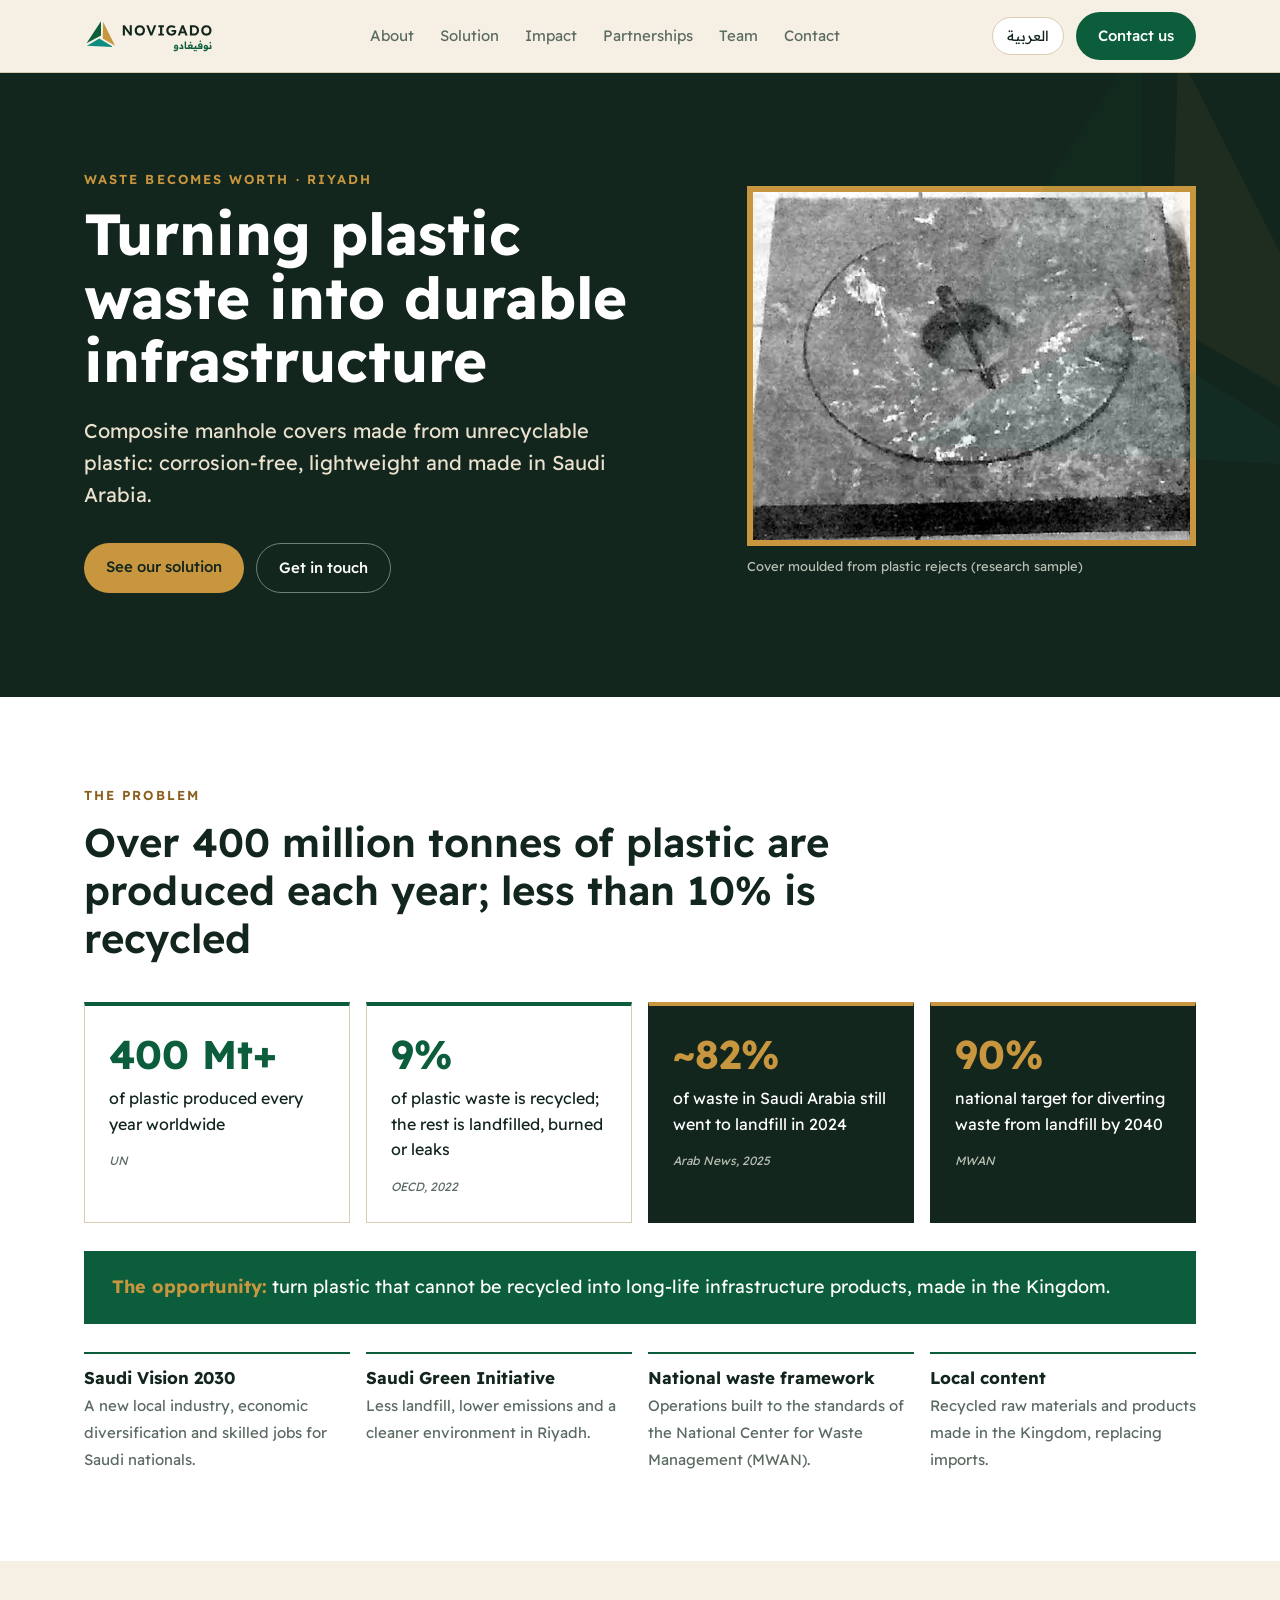
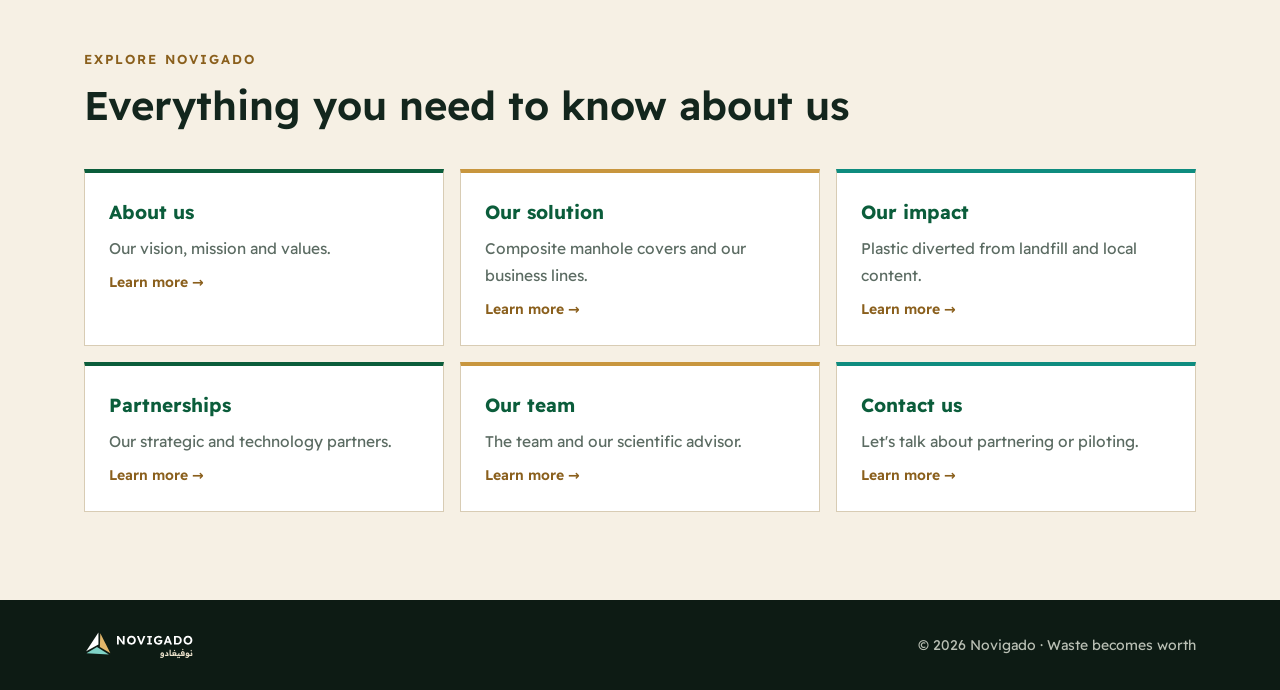
<file: index.html>
<!doctype html>
<html lang="en" dir="ltr">
<head>
<meta charset="utf-8">
<meta name="viewport" content="width=device-width, initial-scale=1">
<title>Novigado · Turning plastic waste into durable infrastructure</title>
<meta name="description" content="Novigado makes composite manhole covers from unrecyclable plastic in Riyadh: corrosion-free, lightweight and made in Saudi Arabia.">
<meta property="og:title" content="Novigado · Turning plastic waste into durable infrastructure">
<meta property="og:description" content="Composite manhole covers made from unrecyclable plastic, produced in Riyadh.">
<meta property="og:image" content="/cover.jpg">
<link rel="icon" href="/favicon.svg" type="image/svg+xml">
<link rel="preconnect" href="https://fonts.googleapis.com">
<link rel="preconnect" href="https://fonts.gstatic.com" crossorigin>
<link href="https://fonts.googleapis.com/css2?family=Readex+Pro:wght@300;400;500;600;700&display=swap" rel="stylesheet">
<link rel="stylesheet" href="/style.css">
</head>
<body>
<header>
  <div class="wrap nav">
    <a href="/" aria-label="Novigado home"><img src="/logo.svg" alt="Novigado نوفيغادو"></a>
    <nav>
      <a href="/about.html" data-i="nav0">About</a>
      <a href="/solution.html" data-i="nav2">Solution</a>
      <a href="/impact.html" data-i="nav3">Impact</a>
      <a href="/partnerships.html" data-i="nav6">Partnerships</a>
      <a href="/team.html" data-i="nav4">Team</a>
      <a href="/contact.html" data-i="nav5">Contact</a>
    </nav>
    <div class="right">
      <button class="navtoggle" id="navtoggle" data-i="menu">Menu</button>
      <button class="lang" id="lang" aria-label="Switch language">العربية</button>
      <a class="btn" href="/contact.html" data-i="cta">Contact us</a>
    </div>
  </div>
</header>
<main>
<section class="hero">
  <img class="mark" src="/favicon.svg" alt="">
  <div class="wrap grid">
    <div>
      <div class="kicker" data-i="h_k">Waste becomes worth · Riyadh</div>
      <h1 data-i="h_t">Turning plastic waste into durable infrastructure</h1>
      <p data-i="h_p">Composite manhole covers made from unrecyclable plastic: corrosion-free, lightweight and made in Saudi Arabia.</p>
      <div class="ctas"><a class="btn gold" href="/solution.html" data-i="h_b1">See our solution</a><a class="btn ghost" href="/contact.html" data-i="h_b2">Get in touch</a></div>
    </div>
    <figure><img src="/cover.jpg" alt="Manhole cover moulded from plastic rejects"><figcaption data-i="h_cap">Cover moulded from plastic rejects (research sample)</figcaption></figure>
  </div>
</section>
<section class="alt" id="problem">
  <div class="wrap">
    <div class="kicker" data-i="p_k">The problem</div>
    <h2 data-i="p_t">Over 400 million tonnes of plastic are produced each year; less than 10% is recycled</h2>
    <div class="stats">
      <div class="stat"><b dir="ltr">400 Mt+</b><span data-i="p1">of plastic produced every year worldwide</span><small>UN</small></div>
      <div class="stat"><b dir="ltr">9%</b><span data-i="p2">of plastic waste is recycled; the rest is landfilled, burned or leaks</span><small>OECD, 2022</small></div>
      <div class="stat dark"><b dir="ltr">~82%</b><span data-i="p3">of waste in Saudi Arabia still went to landfill in 2024</span><small>Arab News, 2025</small></div>
      <div class="stat dark"><b dir="ltr">90%</b><span data-i="p4">national target for diverting waste from landfill by 2040</span><small>MWAN</small></div>
    </div>
    <div class="band" data-i="p_band"><b>The opportunity:</b> turn plastic that cannot be recycled into long-life infrastructure products, made in the Kingdom.</div>
    <div class="agenda">
      <div><b data-i="ag1t">Saudi Vision 2030</b><span data-i="ag1">A new local industry, economic diversification and skilled jobs for Saudi nationals.</span></div>
      <div><b data-i="ag2t">Saudi Green Initiative</b><span data-i="ag2">Less landfill, lower emissions and a cleaner environment in Riyadh.</span></div>
      <div><b data-i="ag3t">National waste framework</b><span data-i="ag3">Operations built to the standards of the National Center for Waste Management (MWAN).</span></div>
      <div><b data-i="ag4t">Local content</b><span data-i="ag4">Recycled raw materials and products made in the Kingdom, replacing imports.</span></div>
    </div>
  </div>
</section>
<section>
  <div class="wrap">
    <div class="kicker" data-i="ex_k">Explore Novigado</div>
    <h2 data-i="ex_t">Everything you need to know about us</h2>
    <div class="explore">
      <a href="/about.html"><b data-i="ex1t">About us</b><span data-i="ex1">Our vision, mission and values.</span><br><i data-i="more">Learn more →</i></a>
      <a href="/solution.html"><b data-i="ex2t">Our solution</b><span data-i="ex2">Composite manhole covers and our business lines.</span><br><i data-i="more">Learn more →</i></a>
      <a href="/impact.html"><b data-i="ex3t">Our impact</b><span data-i="ex3">Plastic diverted from landfill and local content.</span><br><i data-i="more">Learn more →</i></a>
      <a href="/partnerships.html"><b data-i="ex4t">Partnerships</b><span data-i="ex4">Our strategic and technology partners.</span><br><i data-i="more">Learn more →</i></a>
      <a href="/team.html"><b data-i="ex5t">Our team</b><span data-i="ex5">The team and our scientific advisor.</span><br><i data-i="more">Learn more →</i></a>
      <a href="/contact.html"><b data-i="ex6t">Contact us</b><span data-i="ex6">Let's talk about partnering or piloting.</span><br><i data-i="more">Learn more →</i></a>
    </div>
  </div>
</section>
</main>
<footer><div class="wrap"><img src="/logo-white.svg" alt="Novigado"><span data-i="f">© 2026 Novigado · Waste becomes worth</span></div></footer>
<script src="/site.js"></script>
</body>
</html>
</file>
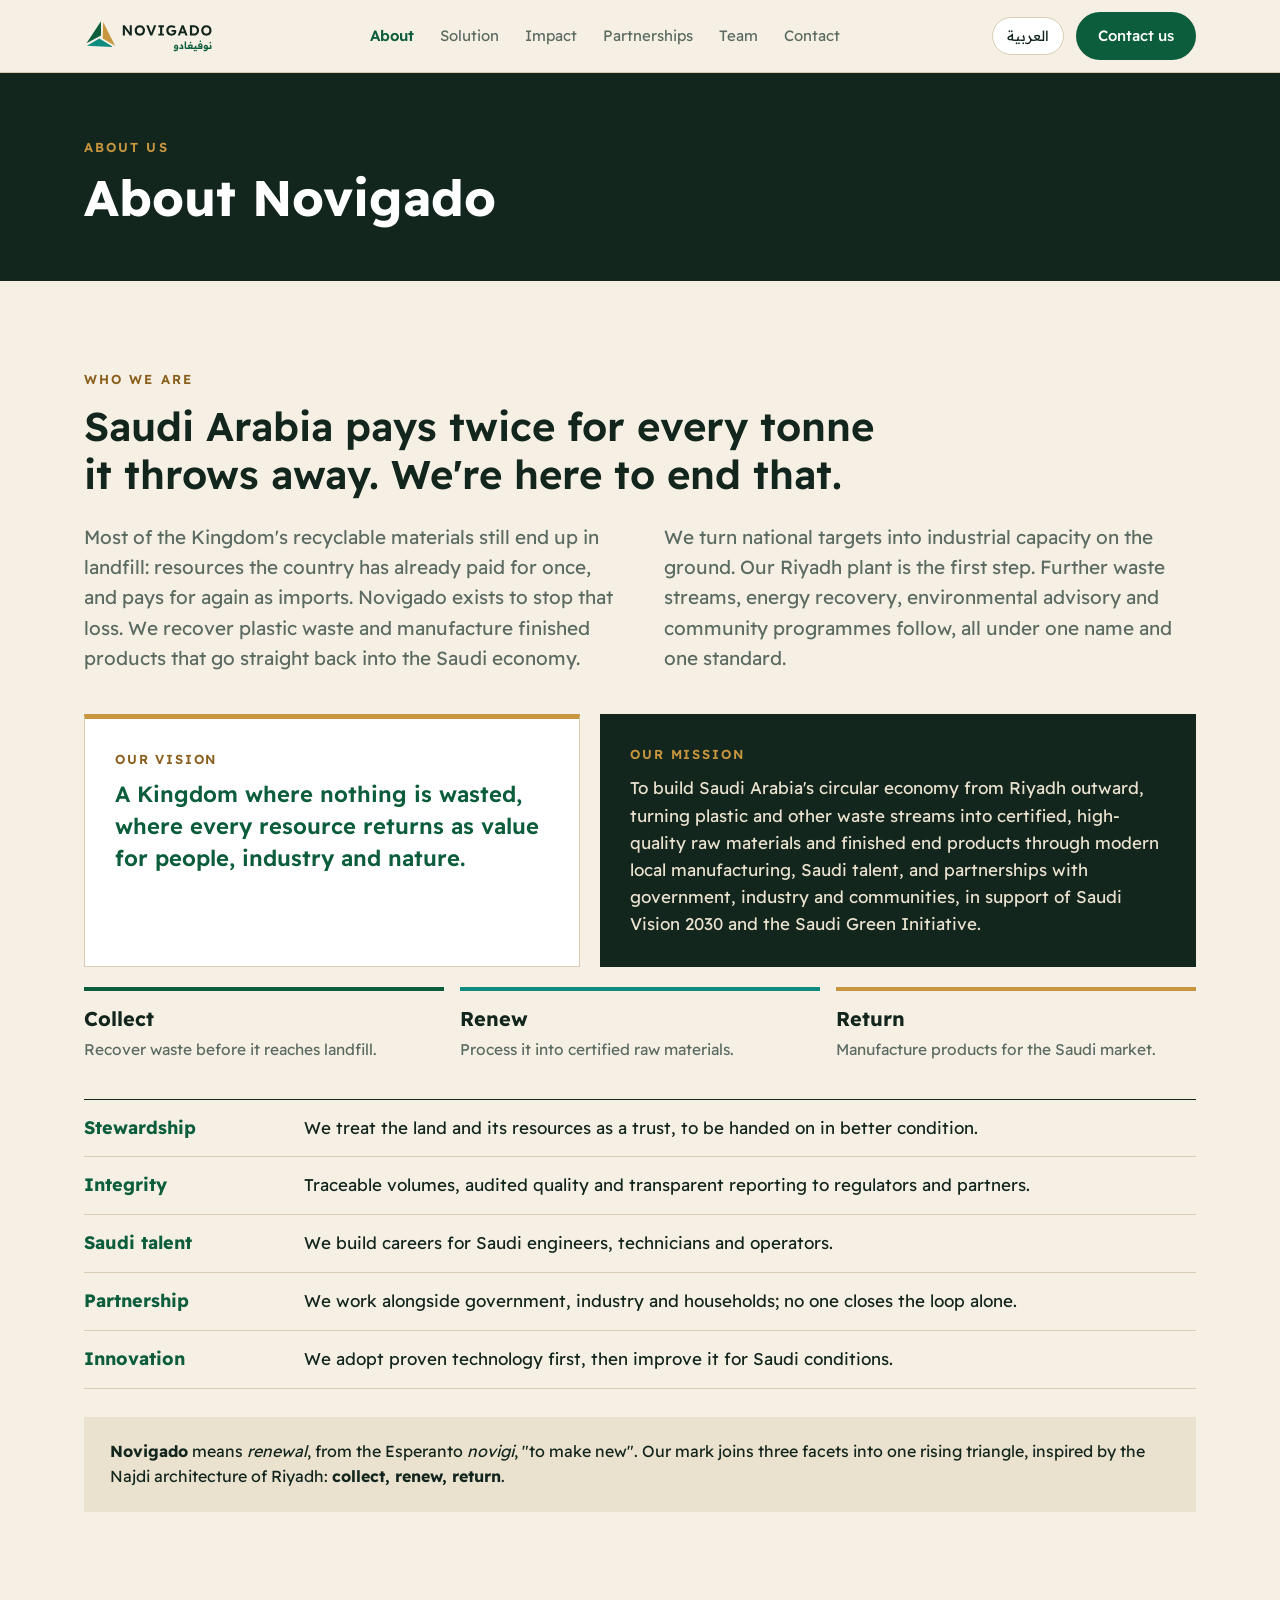
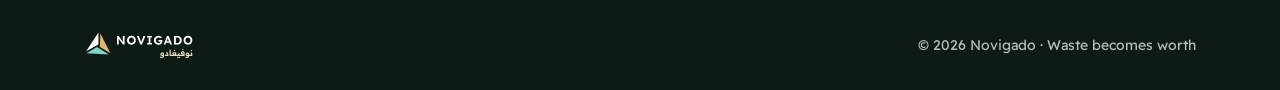
<file: about.html>
<!doctype html>
<html lang="en" dir="ltr">
<head>
<meta charset="utf-8">
<meta name="viewport" content="width=device-width, initial-scale=1">
<title>About · Novigado</title>
<meta name="description" content="Novigado makes composite manhole covers from unrecyclable plastic in Riyadh: corrosion-free, lightweight and made in Saudi Arabia.">
<meta property="og:title" content="Novigado · Turning plastic waste into durable infrastructure">
<meta property="og:description" content="Composite manhole covers made from unrecyclable plastic, produced in Riyadh.">
<meta property="og:image" content="/cover.jpg">
<link rel="icon" href="/favicon.svg" type="image/svg+xml">
<link rel="preconnect" href="https://fonts.googleapis.com">
<link rel="preconnect" href="https://fonts.gstatic.com" crossorigin>
<link href="https://fonts.googleapis.com/css2?family=Readex+Pro:wght@300;400;500;600;700&display=swap" rel="stylesheet">
<link rel="stylesheet" href="/style.css">
</head>
<body>
<header>
  <div class="wrap nav">
    <a href="/" aria-label="Novigado home"><img src="/logo.svg" alt="Novigado نوفيغادو"></a>
    <nav>
      <a href="/about.html" data-i="nav0" class="on">About</a>
      <a href="/solution.html" data-i="nav2">Solution</a>
      <a href="/impact.html" data-i="nav3">Impact</a>
      <a href="/partnerships.html" data-i="nav6">Partnerships</a>
      <a href="/team.html" data-i="nav4">Team</a>
      <a href="/contact.html" data-i="nav5">Contact</a>
    </nav>
    <div class="right">
      <button class="navtoggle" id="navtoggle" data-i="menu">Menu</button>
      <button class="lang" id="lang" aria-label="Switch language">العربية</button>
      <a class="btn" href="/contact.html" data-i="cta">Contact us</a>
    </div>
  </div>
</header>
<main>
<section class="pagehead"><div class="wrap"><div class="kicker" data-i="pg_about">About us</div><h1 data-i="pg_about_t">About Novigado</h1></div></section>
<section id="about">
  <div class="wrap">
    <div class="kicker" data-i="ab_k">Who we are</div>
    <h2 data-i="ab_t">Saudi Arabia pays twice for every tonne it throws away. We're here to end that.</h2>
    <div class="split" style="margin-top:24px;align-items:start">
      <p class="lead" style="margin-top:0" data-i="ab_p1">Most of the Kingdom's recyclable materials still end up in landfill: resources the country has already paid for once, and pays for again as imports. Novigado exists to stop that loss. We recover plastic waste and manufacture finished products that go straight back into the Saudi economy.</p>
      <p class="lead" style="margin-top:0" data-i="ab_p2">We turn national targets into industrial capacity on the ground. Our Riyadh plant is the first step. Further waste streams, energy recovery, environmental advisory and community programmes follow, all under one name and one standard.</p>
    </div>
    <div class="vm">
      <div class="v"><div class="lab" data-i="vi_l">Our vision</div><p data-i="vi">A Kingdom where nothing is wasted, where every resource returns as value for people, industry and nature.</p></div>
      <div class="m"><div class="lab" data-i="mi_l">Our mission</div><p data-i="mi">To build Saudi Arabia's circular economy from Riyadh outward, turning plastic and other waste streams into certified, high-quality raw materials and finished end products through modern local manufacturing, Saudi talent, and partnerships with government, industry and communities, in support of Saudi Vision 2030 and the Saudi Green Initiative.</p></div>
    </div>
    <div class="crr">
      <div><b data-i="c1t">Collect</b><span data-i="c1">Recover waste before it reaches landfill.</span></div>
      <div><b data-i="c2t">Renew</b><span data-i="c2">Process it into certified raw materials.</span></div>
      <div><b data-i="c3t">Return</b><span data-i="c3">Manufacture products for the Saudi market.</span></div>
    </div>
    <div class="values">
      <div class="row"><b data-i="va1t">Stewardship</b><span data-i="va1">We treat the land and its resources as a trust, to be handed on in better condition.</span></div>
      <div class="row"><b data-i="va2t">Integrity</b><span data-i="va2">Traceable volumes, audited quality and transparent reporting to regulators and partners.</span></div>
      <div class="row"><b data-i="va3t">Saudi talent</b><span data-i="va3">We build careers for Saudi engineers, technicians and operators.</span></div>
      <div class="row"><b data-i="va4t">Partnership</b><span data-i="va4">We work alongside government, industry and households; no one closes the loop alone.</span></div>
      <div class="row"><b data-i="va5t">Innovation</b><span data-i="va5">We adopt proven technology first, then improve it for Saudi conditions.</span></div>
    </div>
    <div class="namebox" data-i="nm"><b>Novigado</b> means <em>renewal</em>, from the Esperanto <em>novigi</em>, "to make new". Our mark joins three facets into one rising triangle, inspired by the Najdi architecture of Riyadh: <b>collect, renew, return</b>.</div>
  </div>
</section>
</main>
<footer><div class="wrap"><img src="/logo-white.svg" alt="Novigado"><span data-i="f">© 2026 Novigado · Waste becomes worth</span></div></footer>
<script src="/site.js"></script>
</body>
</html>
</file>
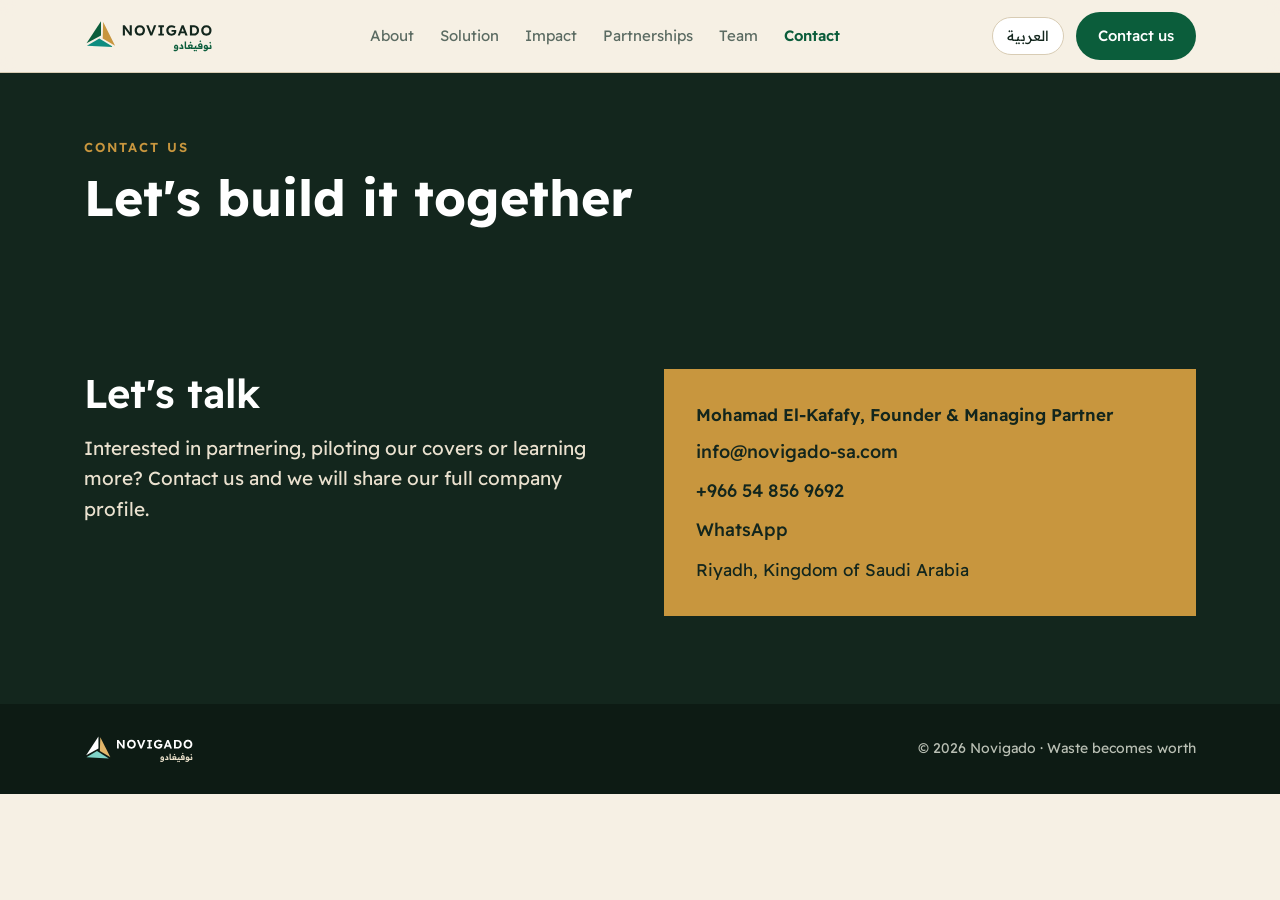
<file: contact.html>
<!doctype html>
<html lang="en" dir="ltr">
<head>
<meta charset="utf-8">
<meta name="viewport" content="width=device-width, initial-scale=1">
<title>Contact · Novigado</title>
<meta name="description" content="Novigado makes composite manhole covers from unrecyclable plastic in Riyadh: corrosion-free, lightweight and made in Saudi Arabia.">
<meta property="og:title" content="Novigado · Turning plastic waste into durable infrastructure">
<meta property="og:description" content="Composite manhole covers made from unrecyclable plastic, produced in Riyadh.">
<meta property="og:image" content="/cover.jpg">
<link rel="icon" href="/favicon.svg" type="image/svg+xml">
<link rel="preconnect" href="https://fonts.googleapis.com">
<link rel="preconnect" href="https://fonts.gstatic.com" crossorigin>
<link href="https://fonts.googleapis.com/css2?family=Readex+Pro:wght@300;400;500;600;700&display=swap" rel="stylesheet">
<link rel="stylesheet" href="/style.css">
</head>
<body>
<header>
  <div class="wrap nav">
    <a href="/" aria-label="Novigado home"><img src="/logo.svg" alt="Novigado نوفيغادو"></a>
    <nav>
      <a href="/about.html" data-i="nav0">About</a>
      <a href="/solution.html" data-i="nav2">Solution</a>
      <a href="/impact.html" data-i="nav3">Impact</a>
      <a href="/partnerships.html" data-i="nav6">Partnerships</a>
      <a href="/team.html" data-i="nav4">Team</a>
      <a href="/contact.html" data-i="nav5" class="on">Contact</a>
    </nav>
    <div class="right">
      <button class="navtoggle" id="navtoggle" data-i="menu">Menu</button>
      <button class="lang" id="lang" aria-label="Switch language">العربية</button>
      <a class="btn" href="/contact.html" data-i="cta">Contact us</a>
    </div>
  </div>
</header>
<main>
<section class="pagehead"><div class="wrap"><div class="kicker" data-i="pg_con">Contact us</div><h1 data-i="pg_con_t">Let's build it together</h1></div></section>
<section id="contact-page" class="dark">
  <div class="wrap">
    <div id="contact" class="contact" style="margin-top:0">
      <div><h2 data-i="c_t">Let's talk</h2><p class="lead" style="color:var(--sand2)" data-i="c_p">Interested in partnering, piloting our covers or learning more? Contact us and we will share our full company profile.</p></div>
      <div class="box">
        <div class="who" data-i="c_who">Mohamad El-Kafafy, Founder & Managing Partner</div>
        <a href="mailto:info@novigado-sa.com">info@novigado-sa.com</a>
        <a href="tel:+966548569692" dir="ltr">+966 54 856 9692</a>
        <a href="https://wa.me/966548569692" data-i="c_wa">WhatsApp</a>
        <p style="margin-top:12px" data-i="c_loc">Riyadh, Kingdom of Saudi Arabia</p>
      </div>
    </div>
  </div>
</section>
</main>
<footer><div class="wrap"><img src="/logo-white.svg" alt="Novigado"><span data-i="f">© 2026 Novigado · Waste becomes worth</span></div></footer>
<script src="/site.js"></script>
</body>
</html>
</file>
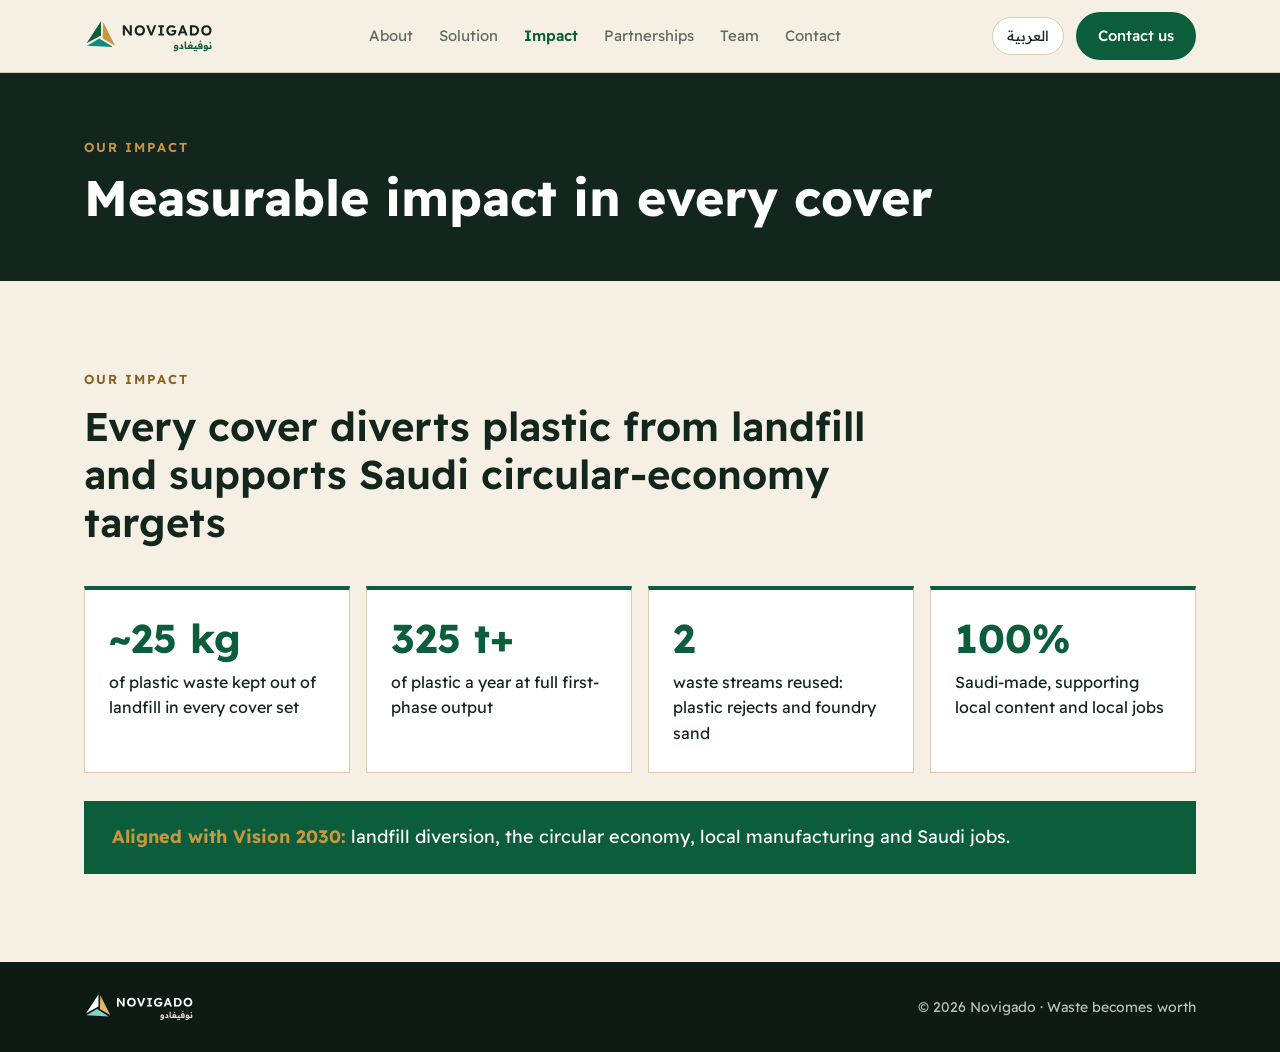
<file: impact.html>
<!doctype html>
<html lang="en" dir="ltr">
<head>
<meta charset="utf-8">
<meta name="viewport" content="width=device-width, initial-scale=1">
<title>Impact · Novigado</title>
<meta name="description" content="Novigado makes composite manhole covers from unrecyclable plastic in Riyadh: corrosion-free, lightweight and made in Saudi Arabia.">
<meta property="og:title" content="Novigado · Turning plastic waste into durable infrastructure">
<meta property="og:description" content="Composite manhole covers made from unrecyclable plastic, produced in Riyadh.">
<meta property="og:image" content="/cover.jpg">
<link rel="icon" href="/favicon.svg" type="image/svg+xml">
<link rel="preconnect" href="https://fonts.googleapis.com">
<link rel="preconnect" href="https://fonts.gstatic.com" crossorigin>
<link href="https://fonts.googleapis.com/css2?family=Readex+Pro:wght@300;400;500;600;700&display=swap" rel="stylesheet">
<link rel="stylesheet" href="/style.css">
</head>
<body>
<header>
  <div class="wrap nav">
    <a href="/" aria-label="Novigado home"><img src="/logo.svg" alt="Novigado نوفيغادو"></a>
    <nav>
      <a href="/about.html" data-i="nav0">About</a>
      <a href="/solution.html" data-i="nav2">Solution</a>
      <a href="/impact.html" data-i="nav3" class="on">Impact</a>
      <a href="/partnerships.html" data-i="nav6">Partnerships</a>
      <a href="/team.html" data-i="nav4">Team</a>
      <a href="/contact.html" data-i="nav5">Contact</a>
    </nav>
    <div class="right">
      <button class="navtoggle" id="navtoggle" data-i="menu">Menu</button>
      <button class="lang" id="lang" aria-label="Switch language">العربية</button>
      <a class="btn" href="/contact.html" data-i="cta">Contact us</a>
    </div>
  </div>
</header>
<main>
<section class="pagehead"><div class="wrap"><div class="kicker" data-i="pg_imp">Our impact</div><h1 data-i="pg_imp_t">Measurable impact in every cover</h1></div></section>
<section id="impact">
  <div class="wrap">
    <div class="kicker" data-i="i_k">Our impact</div>
    <h2 data-i="i_t">Every cover diverts plastic from landfill and supports Saudi circular-economy targets</h2>
    <div class="stats">
      <div class="stat"><b dir="ltr">~25 kg</b><span data-i="i1">of plastic waste kept out of landfill in every cover set</span></div>
      <div class="stat"><b dir="ltr">325 t+</b><span data-i="i2">of plastic a year at full first-phase output</span></div>
      <div class="stat"><b dir="ltr">2</b><span data-i="i3">waste streams reused: plastic rejects and foundry sand</span></div>
      <div class="stat"><b dir="ltr">100%</b><span data-i="i4">Saudi-made, supporting local content and local jobs</span></div>
    </div>
    <div class="band" data-i="i_band"><b>Aligned with Vision 2030:</b> landfill diversion, the circular economy, local manufacturing and Saudi jobs.</div>
  </div>
</section>
</main>
<footer><div class="wrap"><img src="/logo-white.svg" alt="Novigado"><span data-i="f">© 2026 Novigado · Waste becomes worth</span></div></footer>
<script src="/site.js"></script>
</body>
</html>
</file>
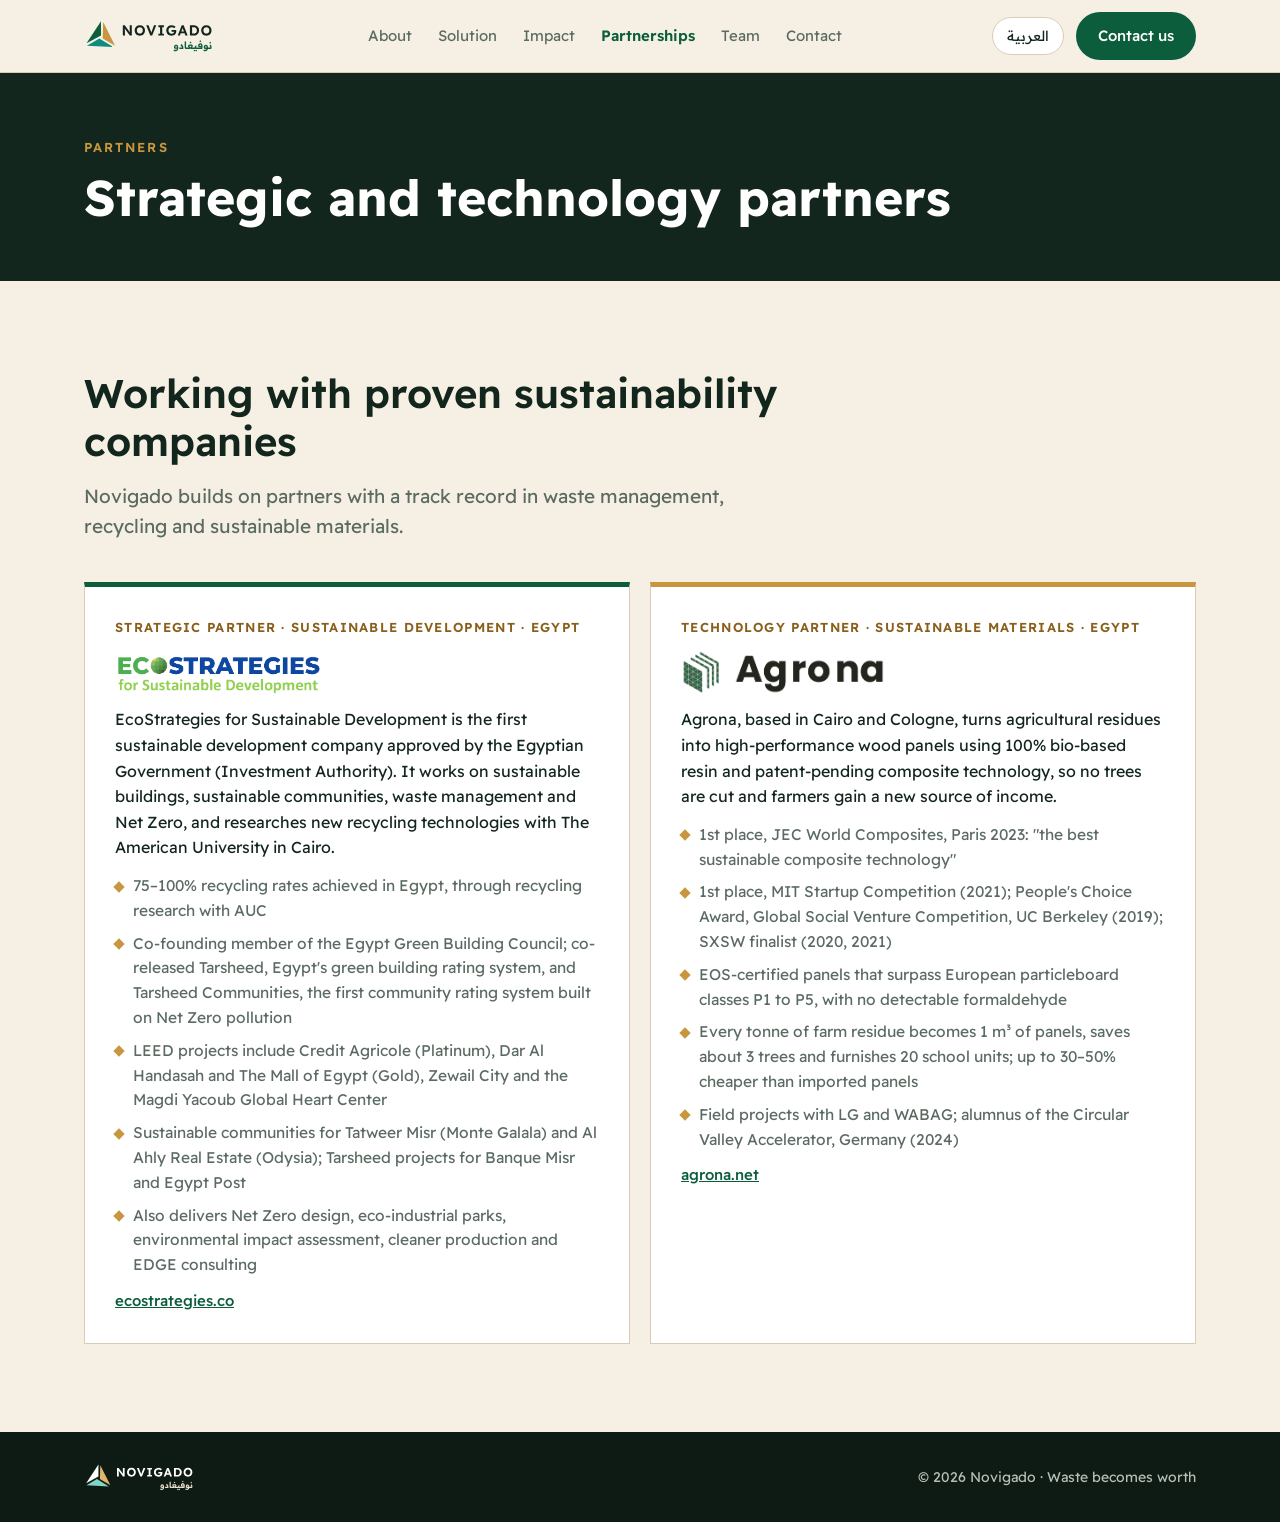
<file: partnerships.html>
<!doctype html>
<html lang="en" dir="ltr">
<head>
<meta charset="utf-8">
<meta name="viewport" content="width=device-width, initial-scale=1">
<title>Partnerships · Novigado</title>
<meta name="description" content="Novigado makes composite manhole covers from unrecyclable plastic in Riyadh: corrosion-free, lightweight and made in Saudi Arabia.">
<meta property="og:title" content="Novigado · Turning plastic waste into durable infrastructure">
<meta property="og:description" content="Composite manhole covers made from unrecyclable plastic, produced in Riyadh.">
<meta property="og:image" content="/cover.jpg">
<link rel="icon" href="/favicon.svg" type="image/svg+xml">
<link rel="preconnect" href="https://fonts.googleapis.com">
<link rel="preconnect" href="https://fonts.gstatic.com" crossorigin>
<link href="https://fonts.googleapis.com/css2?family=Readex+Pro:wght@300;400;500;600;700&display=swap" rel="stylesheet">
<link rel="stylesheet" href="/style.css">
</head>
<body>
<header>
  <div class="wrap nav">
    <a href="/" aria-label="Novigado home"><img src="/logo.svg" alt="Novigado نوفيغادو"></a>
    <nav>
      <a href="/about.html" data-i="nav0">About</a>
      <a href="/solution.html" data-i="nav2">Solution</a>
      <a href="/impact.html" data-i="nav3">Impact</a>
      <a href="/partnerships.html" data-i="nav6" class="on">Partnerships</a>
      <a href="/team.html" data-i="nav4">Team</a>
      <a href="/contact.html" data-i="nav5">Contact</a>
    </nav>
    <div class="right">
      <button class="navtoggle" id="navtoggle" data-i="menu">Menu</button>
      <button class="lang" id="lang" aria-label="Switch language">العربية</button>
      <a class="btn" href="/contact.html" data-i="cta">Contact us</a>
    </div>
  </div>
</header>
<main>
<section class="pagehead"><div class="wrap"><div class="kicker" data-i="pg_par">Partners</div><h1 data-i="pg_par_t">Strategic and technology partners</h1></div></section>
<section id="partnerships">
  <div class="wrap">
    
    <h2 data-i="ps_t">Working with proven sustainability companies</h2>
    <p class="lead" data-i="ps_p">Novigado builds on partners with a track record in waste management, recycling and sustainable materials.</p>
    <div class="pgrid">
      <div class="pcard">
        <div class="pmeta" data-i="es_m">Strategic partner · Sustainable development · Egypt</div>
        <img src="/ecostrategies.png" alt="EcoStrategies for Sustainable Development" style="height:46px;width:auto;align-self:flex-start">
        <p data-i="es_p">EcoStrategies for Sustainable Development is the first sustainable development company approved by the Egyptian Government (Investment Authority). It works on sustainable buildings, sustainable communities, waste management and Net Zero, and researches new recycling technologies with The American University in Cairo.</p>
        <ul>
          <li data-i="es1">75–100% recycling rates achieved in Egypt, through recycling research with AUC</li>
          <li data-i="es2">Co-founding member of the Egypt Green Building Council; co-released Tarsheed, Egypt's green building rating system, and Tarsheed Communities, the first community rating system built on Net Zero pollution</li>
          <li data-i="es3">LEED projects include Credit Agricole (Platinum), Dar Al Handasah and The Mall of Egypt (Gold), Zewail City and the Magdi Yacoub Global Heart Center</li>
          <li data-i="es4">Sustainable communities for Tatweer Misr (Monte Galala) and Al Ahly Real Estate (Odysia); Tarsheed projects for Banque Misr and Egypt Post</li>
          <li data-i="es5">Also delivers Net Zero design, eco-industrial parks, environmental impact assessment, cleaner production and EDGE consulting</li>
        </ul>
        <a href="https://ecostrategies.co" target="_blank" rel="noopener">ecostrategies.co</a>
      </div>
      <div class="pcard">
        <div class="pmeta" data-i="ag_m">Technology partner · Sustainable materials · Egypt</div>
        <img src="/agrona.png" alt="Agrona" style="height:46px;width:auto;align-self:flex-start">
        <p data-i="ag_p">Agrona, based in Cairo and Cologne, turns agricultural residues into high-performance wood panels using 100% bio-based resin and patent-pending composite technology, so no trees are cut and farmers gain a new source of income.</p>
        <ul>
          <li data-i="ag_1">1st place, JEC World Composites, Paris 2023: "the best sustainable composite technology"</li>
          <li data-i="ag_2">1st place, MIT Startup Competition (2021); People's Choice Award, Global Social Venture Competition, UC Berkeley (2019); SXSW finalist (2020, 2021)</li>
          <li data-i="ag_3">EOS-certified panels that surpass European particleboard classes P1 to P5, with no detectable formaldehyde</li>
          <li data-i="ag_4">Every tonne of farm residue becomes 1 m³ of panels, saves about 3 trees and furnishes 20 school units; up to 30–50% cheaper than imported panels</li>
          <li data-i="ag_5">Field projects with LG and WABAG; alumnus of the Circular Valley Accelerator, Germany (2024)</li>
        </ul>
        <a href="https://agrona.net" target="_blank" rel="noopener">agrona.net</a>
      </div>
    </div>
  </div>
</section>
</main>
<footer><div class="wrap"><img src="/logo-white.svg" alt="Novigado"><span data-i="f">© 2026 Novigado · Waste becomes worth</span></div></footer>
<script src="/site.js"></script>
</body>
</html>
</file>
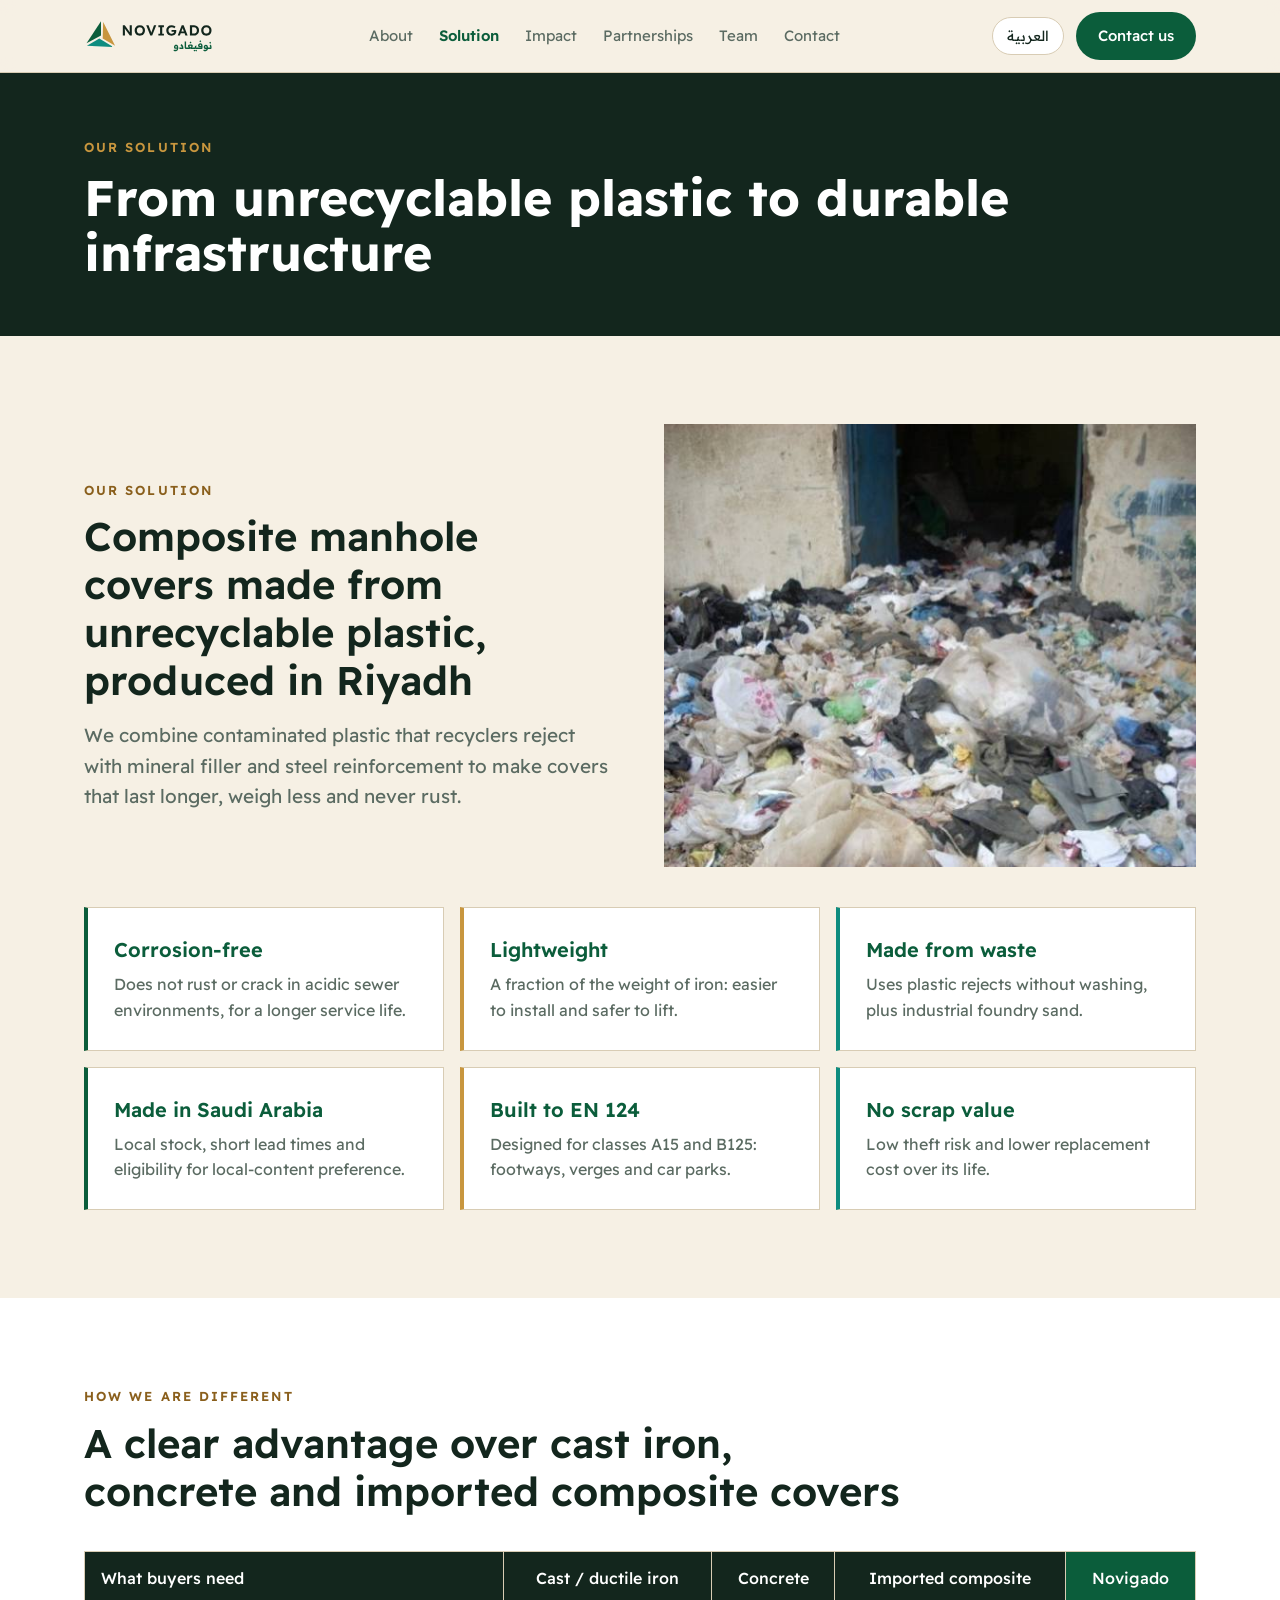
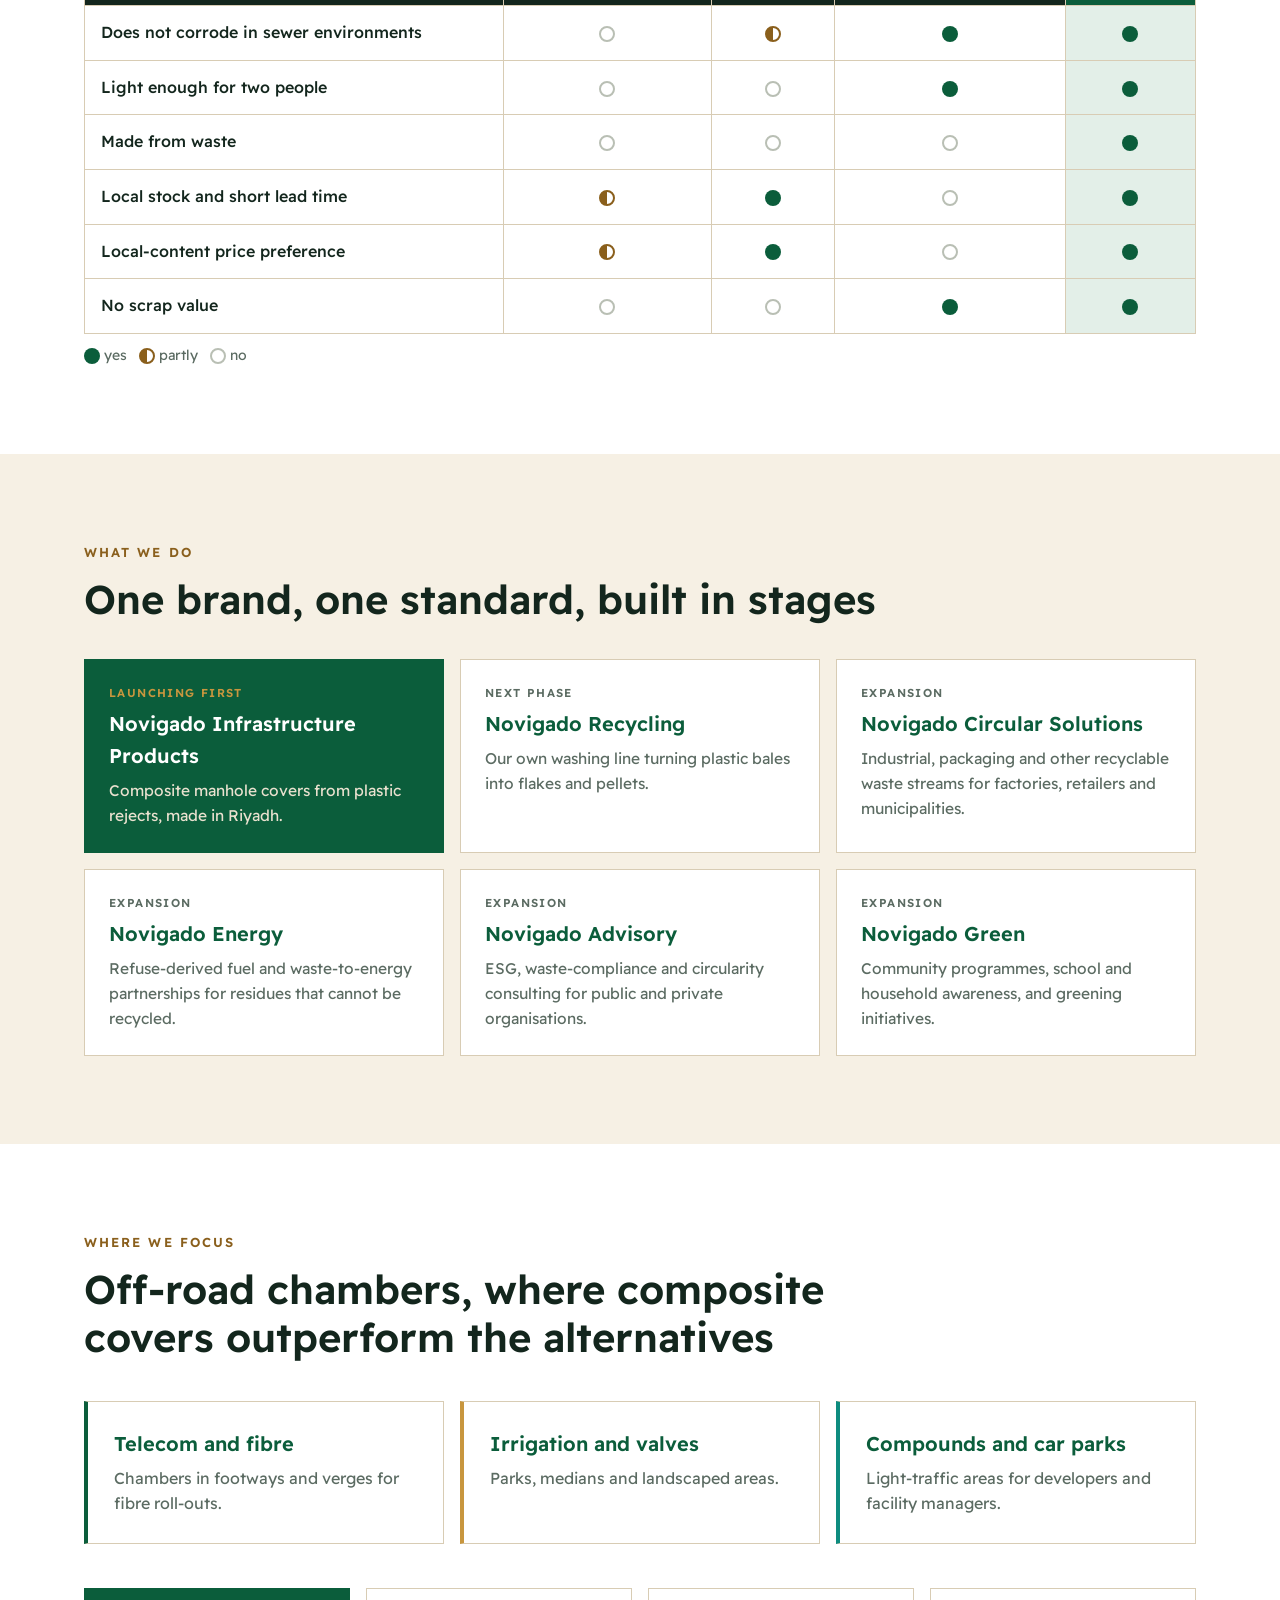
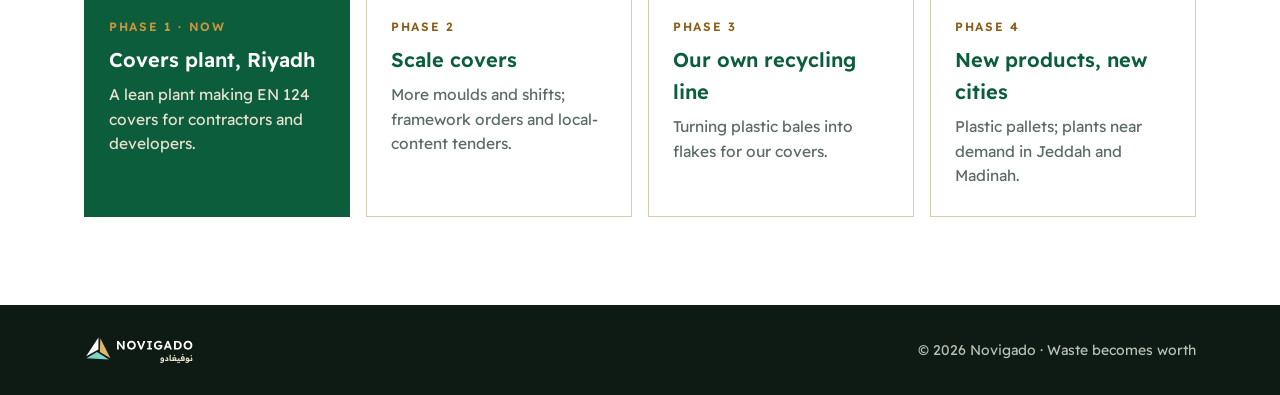
<file: solution.html>
<!doctype html>
<html lang="en" dir="ltr">
<head>
<meta charset="utf-8">
<meta name="viewport" content="width=device-width, initial-scale=1">
<title>Solution · Novigado</title>
<meta name="description" content="Novigado makes composite manhole covers from unrecyclable plastic in Riyadh: corrosion-free, lightweight and made in Saudi Arabia.">
<meta property="og:title" content="Novigado · Turning plastic waste into durable infrastructure">
<meta property="og:description" content="Composite manhole covers made from unrecyclable plastic, produced in Riyadh.">
<meta property="og:image" content="/cover.jpg">
<link rel="icon" href="/favicon.svg" type="image/svg+xml">
<link rel="preconnect" href="https://fonts.googleapis.com">
<link rel="preconnect" href="https://fonts.gstatic.com" crossorigin>
<link href="https://fonts.googleapis.com/css2?family=Readex+Pro:wght@300;400;500;600;700&display=swap" rel="stylesheet">
<link rel="stylesheet" href="/style.css">
</head>
<body>
<header>
  <div class="wrap nav">
    <a href="/" aria-label="Novigado home"><img src="/logo.svg" alt="Novigado نوفيغادو"></a>
    <nav>
      <a href="/about.html" data-i="nav0">About</a>
      <a href="/solution.html" data-i="nav2" class="on">Solution</a>
      <a href="/impact.html" data-i="nav3">Impact</a>
      <a href="/partnerships.html" data-i="nav6">Partnerships</a>
      <a href="/team.html" data-i="nav4">Team</a>
      <a href="/contact.html" data-i="nav5">Contact</a>
    </nav>
    <div class="right">
      <button class="navtoggle" id="navtoggle" data-i="menu">Menu</button>
      <button class="lang" id="lang" aria-label="Switch language">العربية</button>
      <a class="btn" href="/contact.html" data-i="cta">Contact us</a>
    </div>
  </div>
</header>
<main>
<section class="pagehead"><div class="wrap"><div class="kicker" data-i="pg_sol">Our solution</div><h1 data-i="pg_sol_t">From unrecyclable plastic to durable infrastructure</h1></div></section>
<section id="solution">
  <div class="wrap">
    <div class="split">
      <div>
        <div class="kicker" data-i="s_k">Our solution</div>
        <h2 data-i="s_t">Composite manhole covers made from unrecyclable plastic, produced in Riyadh</h2>
        <p class="lead" data-i="s_p">We combine contaminated plastic that recyclers reject with mineral filler and steel reinforcement to make covers that last longer, weigh less and never rust.</p>
      </div>
      <img src="/rejects.jpg" alt="Mixed plastic rejects">
    </div>
    <div class="cards">
      <div class="card"><h3 data-i="v1t">Corrosion-free</h3><p data-i="v1">Does not rust or crack in acidic sewer environments, for a longer service life.</p></div>
      <div class="card"><h3 data-i="v2t">Lightweight</h3><p data-i="v2">A fraction of the weight of iron: easier to install and safer to lift.</p></div>
      <div class="card"><h3 data-i="v3t">Made from waste</h3><p data-i="v3">Uses plastic rejects without washing, plus industrial foundry sand.</p></div>
      <div class="card"><h3 data-i="v4t">Made in Saudi Arabia</h3><p data-i="v4">Local stock, short lead times and eligibility for local-content preference.</p></div>
      <div class="card"><h3 data-i="v5t">Built to EN 124</h3><p data-i="v5">Designed for classes A15 and B125: footways, verges and car parks.</p></div>
      <div class="card"><h3 data-i="v6t">No scrap value</h3><p data-i="v6">Low theft risk and lower replacement cost over its life.</p></div>
    </div>
  </div>
</section>
<section class="alt">
  <div class="wrap">
    <div class="kicker" data-i="d_k">How we are different</div>
    <h2 data-i="d_t">A clear advantage over cast iron, concrete and imported composite covers</h2>
    <div class="tablewrap"><table>
      <thead><tr><th data-i="d_h0">What buyers need</th><th data-i="d_h1">Cast / ductile iron</th><th data-i="d_h2">Concrete</th><th data-i="d_h3">Imported composite</th><th class="us">Novigado</th></tr></thead>
      <tbody>
        <tr><td data-i="d1">Does not corrode in sewer environments</td><td><i class="dot n"></i></td><td><i class="dot p"></i></td><td><i class="dot y"></i></td><td class="us"><i class="dot y"></i></td></tr>
        <tr><td data-i="d2">Light enough for two people</td><td><i class="dot n"></i></td><td><i class="dot n"></i></td><td><i class="dot y"></i></td><td class="us"><i class="dot y"></i></td></tr>
        <tr><td data-i="d3">Made from waste</td><td><i class="dot n"></i></td><td><i class="dot n"></i></td><td><i class="dot n"></i></td><td class="us"><i class="dot y"></i></td></tr>
        <tr><td data-i="d4">Local stock and short lead time</td><td><i class="dot p"></i></td><td><i class="dot y"></i></td><td><i class="dot n"></i></td><td class="us"><i class="dot y"></i></td></tr>
        <tr><td data-i="d5">Local-content price preference</td><td><i class="dot p"></i></td><td><i class="dot y"></i></td><td><i class="dot n"></i></td><td class="us"><i class="dot y"></i></td></tr>
        <tr><td data-i="d6">No scrap value</td><td><i class="dot n"></i></td><td><i class="dot n"></i></td><td><i class="dot y"></i></td><td class="us"><i class="dot y"></i></td></tr>
      </tbody>
    </table></div>
    <p class="legend"><i class="dot y"></i> <span data-i="d_l1">yes</span> &nbsp; <i class="dot p"></i> <span data-i="d_l2">partly</span> &nbsp; <i class="dot n"></i> <span data-i="d_l3">no</span></p>
  </div>
</section>
<section id="lines">
  <div class="wrap">
    <div class="kicker" data-i="bl_k">What we do</div>
    <h2 data-i="bl_t">One brand, one standard, built in stages</h2>
    <div class="lines4">
      <div class="line first"><div class="tag" data-i="bl1g">Launching first</div><h3 data-i="bl1t">Novigado Infrastructure Products</h3><p data-i="bl1">Composite manhole covers from plastic rejects, made in Riyadh.</p></div>
      <div class="line"><div class="tag" data-i="bl2g">Next phase</div><h3 data-i="bl2t">Novigado Recycling</h3><p data-i="bl2">Our own washing line turning plastic bales into flakes and pellets.</p></div>
      <div class="line"><div class="tag" data-i="blxg">Expansion</div><h3 data-i="bl3t">Novigado Circular Solutions</h3><p data-i="bl3">Industrial, packaging and other recyclable waste streams for factories, retailers and municipalities.</p></div>
      <div class="line"><div class="tag" data-i="blxg2">Expansion</div><h3 data-i="bl4t">Novigado Energy</h3><p data-i="bl4">Refuse-derived fuel and waste-to-energy partnerships for residues that cannot be recycled.</p></div>
      <div class="line"><div class="tag" data-i="blxg3">Expansion</div><h3 data-i="bl5t">Novigado Advisory</h3><p data-i="bl5">ESG, waste-compliance and circularity consulting for public and private organisations.</p></div>
      <div class="line"><div class="tag" data-i="blxg4">Expansion</div><h3 data-i="bl6t">Novigado Green</h3><p data-i="bl6">Community programmes, school and household awareness, and greening initiatives.</p></div>
    </div>
  </div>
</section>
<section class="alt">
  <div class="wrap">
    <div class="kicker" data-i="m_k">Where we focus</div>
    <h2 data-i="m_t">Off-road chambers, where composite covers outperform the alternatives</h2>
    <div class="cards">
      <div class="card"><h3 data-i="m1t">Telecom and fibre</h3><p data-i="m1">Chambers in footways and verges for fibre roll-outs.</p></div>
      <div class="card"><h3 data-i="m2t">Irrigation and valves</h3><p data-i="m2">Parks, medians and landscaped areas.</p></div>
      <div class="card"><h3 data-i="m3t">Compounds and car parks</h3><p data-i="m3">Light-traffic areas for developers and facility managers.</p></div>
    </div>
    <div class="road">
      <div class="step now"><div class="ph" data-i="g1p">PHASE 1 · NOW</div><h3 data-i="g1t">Covers plant, Riyadh</h3><p data-i="g1">A lean plant making EN 124 covers for contractors and developers.</p></div>
      <div class="step"><div class="ph" data-i="g2p">PHASE 2</div><h3 data-i="g2t">Scale covers</h3><p data-i="g2">More moulds and shifts; framework orders and local-content tenders.</p></div>
      <div class="step"><div class="ph" data-i="g3p">PHASE 3</div><h3 data-i="g3t">Our own recycling line</h3><p data-i="g3">Turning plastic bales into flakes for our covers.</p></div>
      <div class="step"><div class="ph" data-i="g4p">PHASE 4</div><h3 data-i="g4t">New products, new cities</h3><p data-i="g4">Plastic pallets; plants near demand in Jeddah and Madinah.</p></div>
    </div>
  </div>
</section>
</main>
<footer><div class="wrap"><img src="/logo-white.svg" alt="Novigado"><span data-i="f">© 2026 Novigado · Waste becomes worth</span></div></footer>
<script src="/site.js"></script>
</body>
</html>
</file>
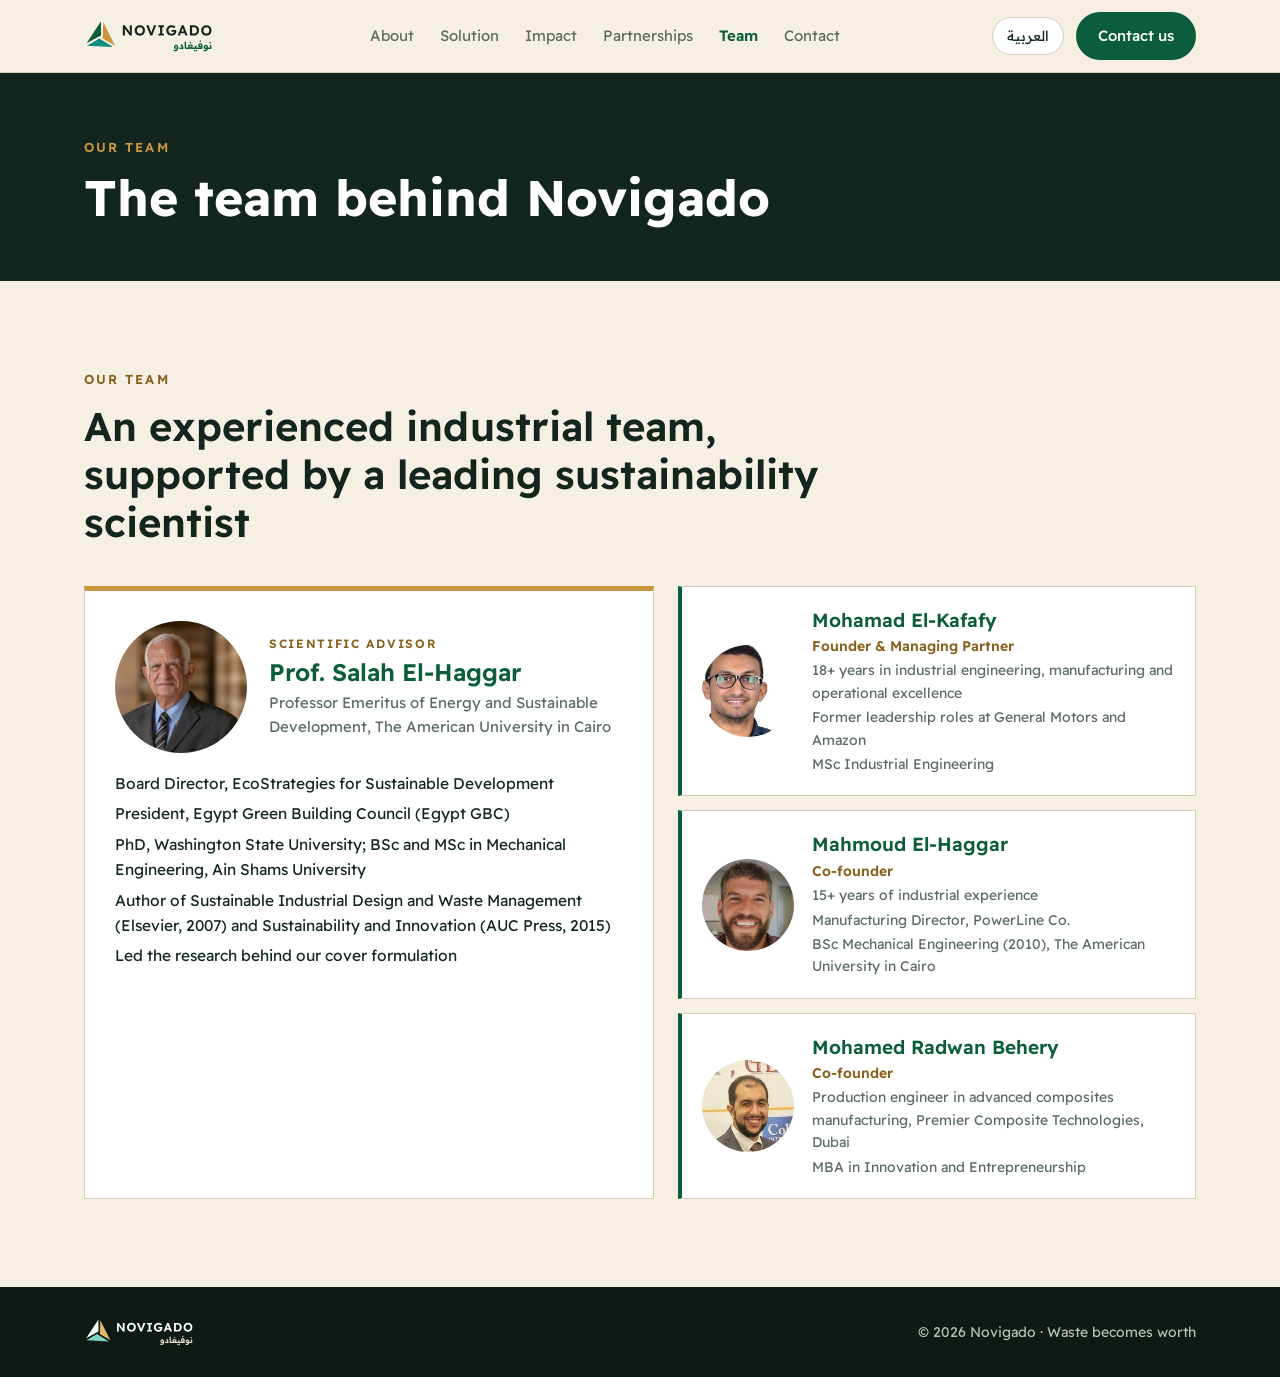
<file: team.html>
<!doctype html>
<html lang="en" dir="ltr">
<head>
<meta charset="utf-8">
<meta name="viewport" content="width=device-width, initial-scale=1">
<title>Team · Novigado</title>
<meta name="description" content="Novigado makes composite manhole covers from unrecyclable plastic in Riyadh: corrosion-free, lightweight and made in Saudi Arabia.">
<meta property="og:title" content="Novigado · Turning plastic waste into durable infrastructure">
<meta property="og:description" content="Composite manhole covers made from unrecyclable plastic, produced in Riyadh.">
<meta property="og:image" content="/cover.jpg">
<link rel="icon" href="/favicon.svg" type="image/svg+xml">
<link rel="preconnect" href="https://fonts.googleapis.com">
<link rel="preconnect" href="https://fonts.gstatic.com" crossorigin>
<link href="https://fonts.googleapis.com/css2?family=Readex+Pro:wght@300;400;500;600;700&display=swap" rel="stylesheet">
<link rel="stylesheet" href="/style.css">
</head>
<body>
<header>
  <div class="wrap nav">
    <a href="/" aria-label="Novigado home"><img src="/logo.svg" alt="Novigado نوفيغادو"></a>
    <nav>
      <a href="/about.html" data-i="nav0">About</a>
      <a href="/solution.html" data-i="nav2">Solution</a>
      <a href="/impact.html" data-i="nav3">Impact</a>
      <a href="/partnerships.html" data-i="nav6">Partnerships</a>
      <a href="/team.html" data-i="nav4" class="on">Team</a>
      <a href="/contact.html" data-i="nav5">Contact</a>
    </nav>
    <div class="right">
      <button class="navtoggle" id="navtoggle" data-i="menu">Menu</button>
      <button class="lang" id="lang" aria-label="Switch language">العربية</button>
      <a class="btn" href="/contact.html" data-i="cta">Contact us</a>
    </div>
  </div>
</header>
<main>
<section class="pagehead"><div class="wrap"><div class="kicker" data-i="pg_team">Our team</div><h1 data-i="pg_team_t">The team behind Novigado</h1></div></section>
<section id="team">
  <div class="wrap">
    <div class="kicker" data-i="t_k">Our team</div>
    <h2 data-i="t_t">An experienced industrial team, supported by a leading sustainability scientist</h2>
    <div class="team">
      <div class="advisor">
        <div class="head"><img src="/haggar.jpg" alt="Prof. Salah El-Haggar">
          <div><div class="role" data-i="a_role">Scientific Advisor</div><div class="name" data-i="a_name">Prof. Salah El-Haggar</div><div data-i="a_title" style="color:var(--muted);font-size:15px">Professor Emeritus of Energy and Sustainable Development, The American University in Cairo</div></div></div>
        <div class="lines">
          <p data-i="a1">Board Director, EcoStrategies for Sustainable Development</p>
          <p data-i="a2">President, Egypt Green Building Council (Egypt GBC)</p>
          <p data-i="a3">PhD, Washington State University; BSc and MSc in Mechanical Engineering, Ain Shams University</p>
          <p data-i="a4">Author of Sustainable Industrial Design and Waste Management (Elsevier, 2007) and Sustainability and Innovation (AUC Press, 2015)</p>
          <p data-i="a5">Led the research behind our cover formulation</p>
        </div>
      </div>
      <div class="people">
        <div class="person"><img src="/kafafy.jpg" alt="Mohamad El-Kafafy"><div><div class="name" data-i="k_name">Mohamad El-Kafafy</div><div class="title" data-i="k_title">Founder & Managing Partner</div><div class="lines"><p data-i="k1">18+ years in industrial engineering, manufacturing and operational excellence</p><p data-i="k2">Former leadership roles at General Motors and Amazon</p><p data-i="k3">MSc Industrial Engineering</p></div></div></div>
        <div class="person"><img src="/mahmoud.jpg" alt="Mahmoud El-Haggar"><div><div class="name" data-i="e_name">Mahmoud El-Haggar</div><div class="title" data-i="co">Co-founder</div><div class="lines"><p data-i="e1">15+ years of industrial experience</p><p data-i="e2">Manufacturing Director, PowerLine Co.</p><p data-i="e3">BSc Mechanical Engineering (2010), The American University in Cairo</p></div></div></div>
        <div class="person"><img src="/radwan.jpg" alt="Mohamed Radwan Behery"><div><div class="name" data-i="r_name">Mohamed Radwan Behery</div><div class="title" data-i="co2">Co-founder</div><div class="lines"><p data-i="w1">Production engineer in advanced composites manufacturing, Premier Composite Technologies, Dubai</p><p data-i="w2">MBA in Innovation and Entrepreneurship</p></div></div></div>
      </div>
    </div>
  </div>
</section>
</main>
<footer><div class="wrap"><img src="/logo-white.svg" alt="Novigado"><span data-i="f">© 2026 Novigado · Waste becomes worth</span></div></footer>
<script src="/site.js"></script>
</body>
</html>
</file>
<file: style.css>
:root{--ink:#13261D;--green:#0B5D3B;--teal:#0E8C7F;--teal2:#0A6E64;--gold:#C8963E;--gold2:#8A5F1C;--sand:#F6F0E4;--sand2:#EAE1CF;--muted:#5B6B62;--hair:#D8CCB4;--white:#fff}
*{box-sizing:border-box;margin:0;padding:0}
html{scroll-behavior:smooth}
body{font-family:"Readex Pro",system-ui,sans-serif;background:var(--sand);color:var(--ink);line-height:1.6;font-size:17px}
a{color:inherit}
img{max-width:100%;display:block}
.wrap{max-width:1160px;margin:0 auto;padding:0 24px}
header{position:sticky;top:0;z-index:20;background:rgba(246,240,228,.94);backdrop-filter:blur(8px);border-bottom:1px solid var(--hair)}
.nav{display:flex;align-items:center;justify-content:space-between;height:72px;gap:16px}
.nav img{height:40px;width:auto}
.nav nav{display:flex;gap:26px;font-size:15px}
.nav nav a{text-decoration:none;color:var(--muted)}
.nav nav a:hover{color:var(--green)}
.nav .right{display:flex;gap:12px;align-items:center}
.lang{border:1px solid var(--hair);background:var(--white);border-radius:999px;padding:7px 14px;font:inherit;font-size:14px;cursor:pointer;color:var(--ink)}
.btn{display:inline-block;background:var(--green);color:var(--white);text-decoration:none;padding:12px 22px;border-radius:999px;font-weight:500;font-size:15px;border:0}
.btn.gold{background:var(--gold);color:var(--ink)}
.btn.ghost{background:transparent;border:1px solid rgba(255,255,255,.4);color:var(--white)}
.kicker{font-size:13px;font-weight:600;letter-spacing:.16em;text-transform:uppercase;color:var(--gold2);margin-bottom:12px}
[dir=rtl] .kicker{letter-spacing:0}
h1{font-size:clamp(36px,5vw,58px);line-height:1.1;font-weight:700}
h2{font-size:clamp(28px,3.4vw,40px);line-height:1.2;font-weight:600;max-width:820px}
h3{font-size:20px;font-weight:600;color:var(--green);margin-bottom:6px}
section{padding:88px 0}
.lead{font-size:19px;color:var(--muted);max-width:720px;margin-top:16px}
.hero{background:var(--ink);color:var(--white);padding:96px 0 104px;position:relative;overflow:hidden}
.hero .grid{display:grid;grid-template-columns:1.15fr .85fr;gap:56px;align-items:center}
.hero .kicker{color:var(--gold)}
.hero p{color:var(--sand2);font-size:20px;margin:22px 0 32px;max-width:560px}
.hero .ctas{display:flex;gap:12px;flex-wrap:wrap}
.hero figure img{border:6px solid var(--gold)}
.hero figcaption{font-size:13px;color:#B9BFB4;margin-top:10px}
.hero .mark{position:absolute;inset-inline-end:-120px;top:-60px;width:520px;opacity:.06;pointer-events:none}
.stats{display:grid;grid-template-columns:repeat(4,1fr);gap:16px;margin-top:40px}
.stat{background:var(--white);border:1px solid var(--hair);padding:26px 24px;border-top:4px solid var(--green)}
.stat.dark{background:var(--ink);color:var(--white);border-color:var(--ink);border-top-color:var(--gold)}
.stat b{display:block;font-size:40px;line-height:1.1;font-weight:700;color:var(--green)}
.stat.dark b{color:var(--gold)}
.stat span{display:block;margin-top:10px;font-size:16px}
.stat small{display:block;margin-top:14px;font-size:12px;color:var(--muted);font-style:italic}
.stat.dark small{color:#B9BFB4}
.band{background:var(--green);color:var(--white);padding:22px 28px;margin-top:28px;font-size:18px}
.band b{color:var(--gold)}
.split{display:grid;grid-template-columns:1fr 1fr;gap:48px;align-items:center}
.cards{display:grid;grid-template-columns:repeat(3,1fr);gap:16px;margin-top:40px}
.card{background:var(--white);border:1px solid var(--hair);padding:26px;border-inline-start:4px solid var(--green)}
.card:nth-child(3n+2){border-inline-start-color:var(--gold)}
.card:nth-child(3n){border-inline-start-color:var(--teal)}
.card p{color:var(--muted);font-size:16px}
.alt{background:var(--white)}
.photos{display:grid;grid-template-columns:repeat(3,1fr);gap:12px}
.photos img{aspect-ratio:4/5;object-fit:cover;width:100%}
.photos figcaption{font-size:13px;color:var(--muted);margin-top:6px}
.proof{display:grid;grid-template-columns:1fr 1fr;gap:14px}
.proof .stat b{font-size:32px}
table{width:100%;border-collapse:collapse;margin-top:36px;background:var(--white);font-size:16px}
th,td{padding:14px 16px;border:1px solid var(--hair);text-align:center}
th{background:var(--ink);color:var(--white);font-weight:500}
th.us{background:var(--green)}
td:first-child,th:first-child{text-align:start;font-weight:500}
td.us{background:#E3EFE8;color:var(--green);font-weight:600}
.dot{display:inline-block;width:16px;height:16px;border-radius:50%;vertical-align:middle}.dot.y{background:var(--green)}.dot.n{border:2px solid #B9BFB4}.dot.p{border:2px solid var(--gold2);background:linear-gradient(90deg,var(--gold2) 50%,transparent 50%)}
.legend{font-size:14px;color:var(--muted);margin-top:10px}
.road{display:grid;grid-template-columns:repeat(4,1fr);gap:16px;margin-top:44px;position:relative}
.step{background:var(--white);border:1px solid var(--hair);padding:28px 24px}
.step.now{background:var(--green);color:var(--white);border-color:var(--green)}
.step .ph{font-size:12px;font-weight:600;letter-spacing:.14em;color:var(--gold2)}
.step.now .ph{color:var(--gold)}
.step h3{margin-top:8px}.step.now h3{color:var(--white)}
.step p{font-size:15.5px;color:var(--muted)}.step.now p{color:var(--sand2)}
.team{display:grid;grid-template-columns:1.1fr 1fr;gap:24px;margin-top:40px}
.advisor{background:var(--white);border:1px solid var(--hair);border-top:5px solid var(--gold);padding:30px}
.advisor .head{display:flex;gap:22px;align-items:center;margin-bottom:18px}
.advisor img{width:132px;height:132px;border-radius:50%;object-fit:cover;flex:none}
.role{font-size:12px;font-weight:600;letter-spacing:.14em;color:var(--gold2);text-transform:uppercase}
[dir=rtl] .role{letter-spacing:0}
.advisor .name{font-size:24px;font-weight:600;color:var(--green)}
.lines p{font-size:15.5px;color:var(--ink);margin:6px 0}
.people{display:grid;gap:14px}
.person{display:flex;gap:18px;align-items:center;background:var(--white);border:1px solid var(--hair);border-inline-start:4px solid var(--green);padding:18px 20px}
.person img{width:92px;height:92px;border-radius:50%;object-fit:cover;flex:none}
.person .name{font-size:19px;font-weight:600;color:var(--green)}
.person .title{font-size:14px;font-weight:600;color:var(--gold2)}
.person .lines p{font-size:14px;color:var(--muted);margin:2px 0}
.dark{background:var(--ink);color:var(--white)}
.dark h2{color:var(--white)}
.dark .kicker{color:var(--gold)}
.partners{display:grid;grid-template-columns:repeat(4,1fr);gap:16px;margin-top:40px}
.partner{border:1px solid var(--gold);background:#1C3329;padding:28px 24px}
.partner .num{font-size:30px;font-weight:700;color:var(--gold)}
.partner h3{color:var(--white);margin-top:6px}
.partner p{color:var(--sand2);font-size:15.5px}
.contact{display:grid;grid-template-columns:1fr 1fr;gap:48px;margin-top:48px;align-items:start}
.contact .box{background:var(--gold);color:var(--ink);padding:32px}
.contact .box h3{color:var(--ink);font-size:22px}
.contact .box a{display:block;font-size:18px;margin-top:10px;text-decoration:none;font-weight:500}
.contact .box .who{font-weight:600;margin-bottom:6px}
.vm{display:grid;grid-template-columns:1fr 1.2fr;gap:20px;margin-top:40px}
.vm .v{background:var(--white);border:1px solid var(--hair);border-top:5px solid var(--gold);padding:30px}
.vm .m{background:var(--ink);color:var(--white);padding:30px}
.vm .lab{font-size:13px;font-weight:600;letter-spacing:.14em;text-transform:uppercase;color:var(--gold2);margin-bottom:10px}
.vm .m .lab{color:var(--gold)}
.vm .v p{font-size:22px;line-height:1.45;font-weight:600;color:var(--green)}
.vm .m p{font-size:17px;color:var(--sand2)}
.crr{display:grid;grid-template-columns:repeat(3,1fr);gap:16px;margin-top:20px}
.crr div{border-top:4px solid var(--green);padding-top:12px}
.crr div:nth-child(2){border-top-color:var(--teal)}.crr div:nth-child(3){border-top-color:var(--gold)}
.crr b{font-size:20px;display:block}.crr span{color:var(--muted);font-size:15.5px}
.values{margin-top:36px;border-top:1px solid var(--ink)}
.values .row{display:grid;grid-template-columns:200px 1fr;gap:20px;padding:14px 0;border-bottom:1px solid var(--hair)}
.values b{color:var(--green);font-size:18px}
.namebox{background:var(--sand2);padding:22px 26px;margin-top:28px;font-size:16px}
.lines4{display:grid;grid-template-columns:repeat(3,1fr);gap:16px;margin-top:36px}
.line{background:var(--white);border:1px solid var(--hair);padding:24px}
.line.first{background:var(--green);color:var(--white);border-color:var(--green)}
.line .tag{font-size:11.5px;font-weight:600;letter-spacing:.12em;text-transform:uppercase;color:var(--muted)}
.line.first .tag{color:var(--gold)}
.line h3{margin-top:6px}.line.first h3{color:var(--white)}
.line p{font-size:15.5px;color:var(--muted)}.line.first p{color:var(--sand2)}
.agenda{display:grid;grid-template-columns:repeat(4,1fr);gap:16px;margin-top:28px}
.agenda div{border-top:2px solid var(--green);padding-top:10px}
.agenda b{display:block}.agenda span{font-size:15px;color:var(--muted)}
.pgrid{display:grid;grid-template-columns:1fr 1fr;gap:20px;margin-top:40px}
.pcard{background:var(--white);border:1px solid var(--hair);border-top:5px solid var(--green);padding:30px;display:flex;flex-direction:column;gap:12px}
.pcard:nth-child(2){border-top-color:var(--gold)}
.pcard .pname{font-size:26px;font-weight:700;color:var(--green)}
.pcard .pmeta{font-size:13px;font-weight:600;letter-spacing:.1em;text-transform:uppercase;color:var(--gold2)}
[dir=rtl] .pcard .pmeta,[dir=rtl] .line .tag,[dir=rtl] .vm .lab{letter-spacing:0}
.pcard p{color:var(--ink);font-size:16px}
.pcard ul{list-style:none;display:grid;gap:8px}
.pcard li{padding-inline-start:18px;position:relative;font-size:15.5px;color:var(--muted)}
.pcard li:before{content:"";position:absolute;inset-inline-start:0;top:.62em;width:8px;height:8px;background:var(--gold);transform:rotate(45deg)}
.pcard a{color:var(--green);font-weight:500;font-size:15px}
@media (max-width:900px){.vm,.pgrid{grid-template-columns:1fr}.lines4,.agenda{grid-template-columns:1fr 1fr}}
@media (max-width:560px){.lines4,.agenda,.crr{grid-template-columns:1fr}.values .row{grid-template-columns:1fr;gap:4px}}
footer{background:#0D1B14;color:#B9BFB4;padding:28px 0;font-size:14px}
footer .wrap{display:flex;justify-content:space-between;align-items:center;gap:16px;flex-wrap:wrap}
footer img{height:34px}
[lang=ar] body,[dir=rtl] body{font-size:17.5px}
@media (max-width:900px){
  .nav nav{display:none}
  .hero .grid,.split,.team,.contact{grid-template-columns:1fr}
  .stats,.partners,.road{grid-template-columns:1fr 1fr}
  .cards{grid-template-columns:1fr 1fr}
  section{padding:64px 0}
}
@media (max-width:560px){
  .wrap{padding:0 16px}
  .stats,.partners,.road,.cards,.proof{grid-template-columns:1fr}
  .stat b{font-size:34px}
  .nav .btn{display:none}
  table{font-size:13px}th,td{padding:9px 6px}
  .tablewrap{overflow-x:auto}
  .advisor .head{flex-direction:column;align-items:flex-start}
}
.nav nav a.on{color:var(--green);font-weight:600}
.explore{display:grid;grid-template-columns:repeat(3,1fr);gap:16px;margin-top:40px}
.explore a{display:block;background:var(--white);border:1px solid var(--hair);border-top:4px solid var(--green);padding:24px;text-decoration:none}
.explore a:nth-child(3n+2){border-top-color:var(--gold)}.explore a:nth-child(3n){border-top-color:var(--teal)}
.explore a:hover{box-shadow:0 6px 24px rgba(19,38,29,.12)}
.explore b{display:block;font-size:19px;color:var(--green);margin-bottom:6px}
.explore span{color:var(--muted);font-size:15.5px}
.explore i{font-style:normal;color:var(--gold2);font-weight:600;font-size:14px;display:inline-block;margin-top:10px}
.pagehead{background:var(--ink);color:var(--white);padding:64px 0 56px}
.pagehead h1{font-size:clamp(32px,4.5vw,50px)}
.pagehead .kicker{color:var(--gold)}
.navtoggle{display:none;border:1px solid var(--hair);background:var(--white);border-radius:999px;padding:7px 14px;font:inherit;font-size:14px;cursor:pointer;color:var(--ink)}
@media (max-width:900px){.explore{grid-template-columns:1fr 1fr}.navtoggle{display:inline-block}.nav nav.open{display:flex;position:absolute;top:72px;left:0;right:0;flex-direction:column;gap:0;background:var(--sand);border-bottom:1px solid var(--hair);padding:8px 24px}.nav nav.open a{padding:12px 0;border-bottom:1px solid var(--hair)}}
@media (max-width:560px){.explore{grid-template-columns:1fr}}
</file>
